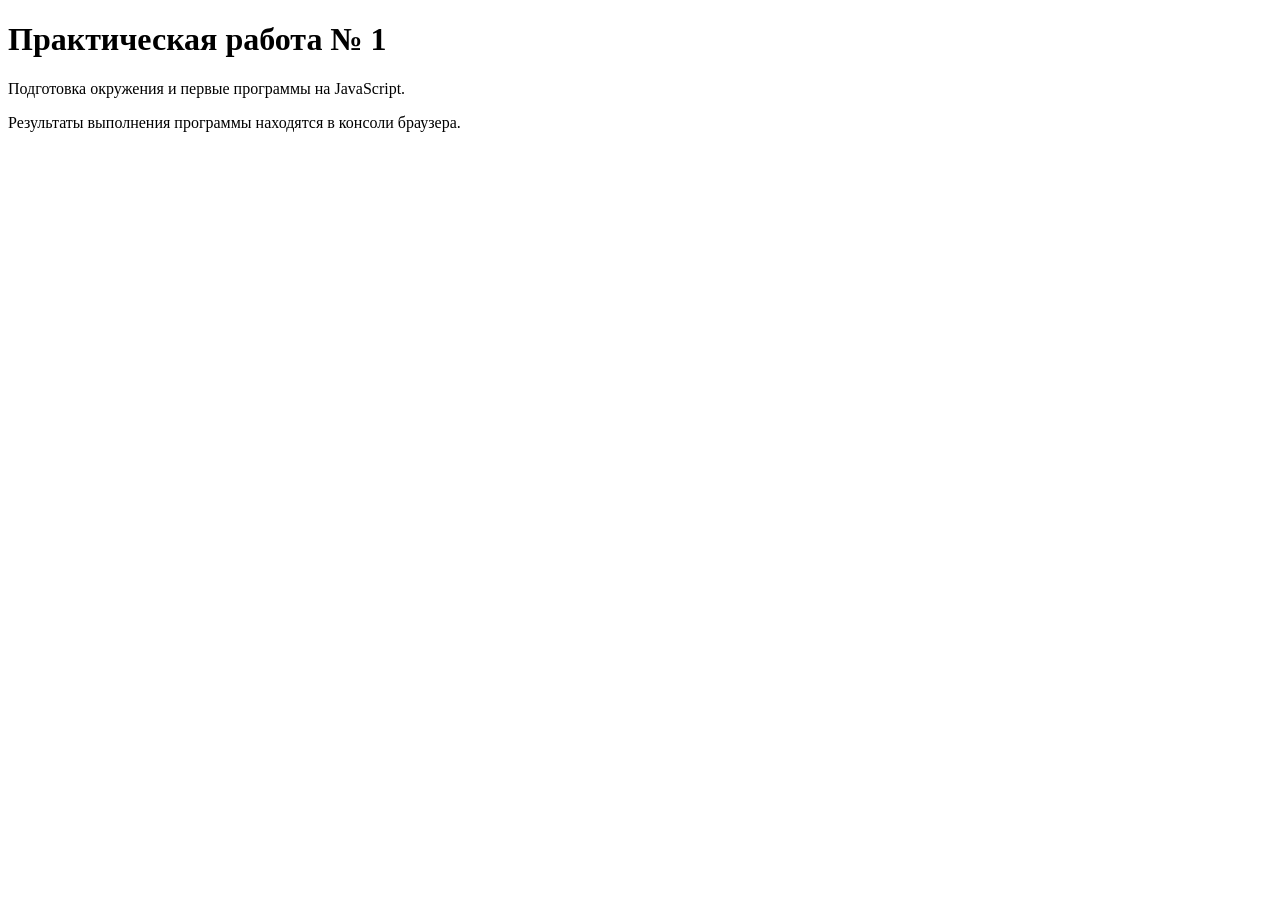
<file: practice-01/index.html>
<!doctype html>
<html lang="ru">
  <head>
    <meta charset="UTF-8">
    <meta name="viewport" content="width=device-width, initial-scale=1.0">
    <title>ПР1 — JavaScript</title>
    <script src="./js/hello.js" defer></script>
  </head>
  <body>
    <main>
      <h1>Практическая работа № 1</h1>
      <p>Подготовка окружения и первые программы на JavaScript.</p>
      <p>Результаты выполнения программы находятся в консоли браузера.</p>
    </main>
  </body>
</html>
</file>
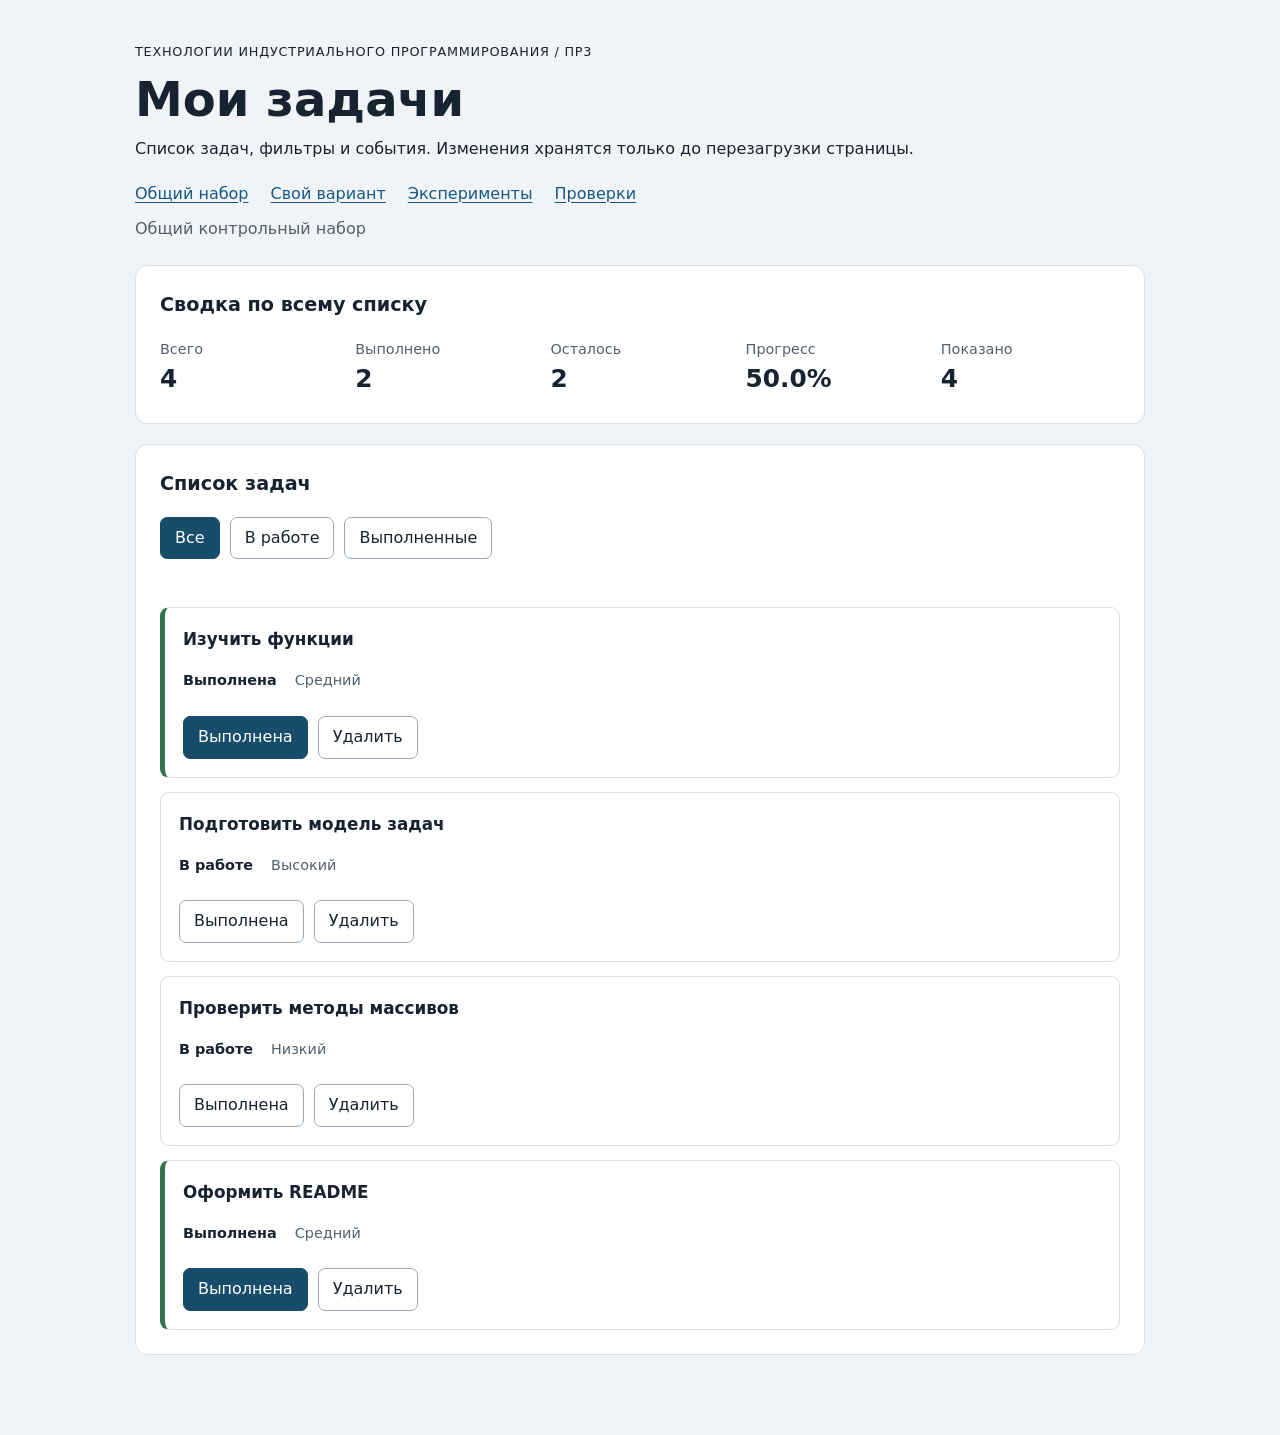
<file: practice-03/starter/practice-03/index.html>
<!doctype html>
<html lang="ru">
<head>
  <meta charset="utf-8">
  <meta name="viewport" content="width=device-width, initial-scale=1">
  <title>ПР3 — Работа с DOM и событиями</title>
  <link rel="icon" href="data:,">
  <link rel="stylesheet" href="./styles.css">
  <script type="module" src="./src/main.js"></script>
</head>
<body>
  <main class="page">
    <header class="page-header">
      <p class="eyebrow">Технологии индустриального программирования / ПР3</p>
      <h1>Мои задачи</h1>
      <p>Список задач, фильтры и события. Изменения хранятся только до перезагрузки страницы.</p>
      <nav class="page-links" aria-label="Учебные страницы">
        <a href="./index.html">Общий набор</a>
        <a href="./index.html?dataset=variant">Свой вариант</a>
        <a href="./examples/dom-events.html">Эксперименты</a>
        <a href="./checks.html">Проверки</a>
      </nav>
      <p id="dataset-label" class="muted">Набор ещё не загружен</p>
    </header>

    <section aria-labelledby="summary-heading" class="panel">
      <h2 id="summary-heading">Сводка по всему списку</h2>
      <dl id="task-summary" class="summary-grid">
        <div><dt>Всего</dt><dd data-stat="total">—</dd></div>
        <div><dt>Выполнено</dt><dd data-stat="completed">—</dd></div>
        <div><dt>Осталось</dt><dd data-stat="pending">—</dd></div>
        <div><dt>Прогресс</dt><dd data-stat="progress">—</dd></div>
        <div><dt>Показано</dt><dd data-stat="visible">—</dd></div>
      </dl>
    </section>

    <section class="panel" aria-labelledby="list-heading">
      <h2 id="list-heading">Список задач</h2>
      <div id="task-filters" class="filters" role="group" aria-label="Фильтр по статусу">
        <button type="button" data-filter="all" aria-pressed="true" class="is-active"><span class="filter-label">Все</span></button>
        <button type="button" data-filter="pending" aria-pressed="false"><span class="filter-label">В работе</span></button>
        <button type="button" data-filter="completed" aria-pressed="false"><span class="filter-label">Выполненные</span></button>
      </div>
      <p id="operation-message" class="operation-message" role="status" aria-live="polite"></p>
      <p id="empty-message" class="empty-message" hidden></p>
      <ul id="task-list" class="task-list" aria-label="Задачи"></ul>
      <noscript>Для выполнения работы необходимо разрешить JavaScript в браузере.</noscript>
    </section>
  </main>
</body>
</html>
</file>
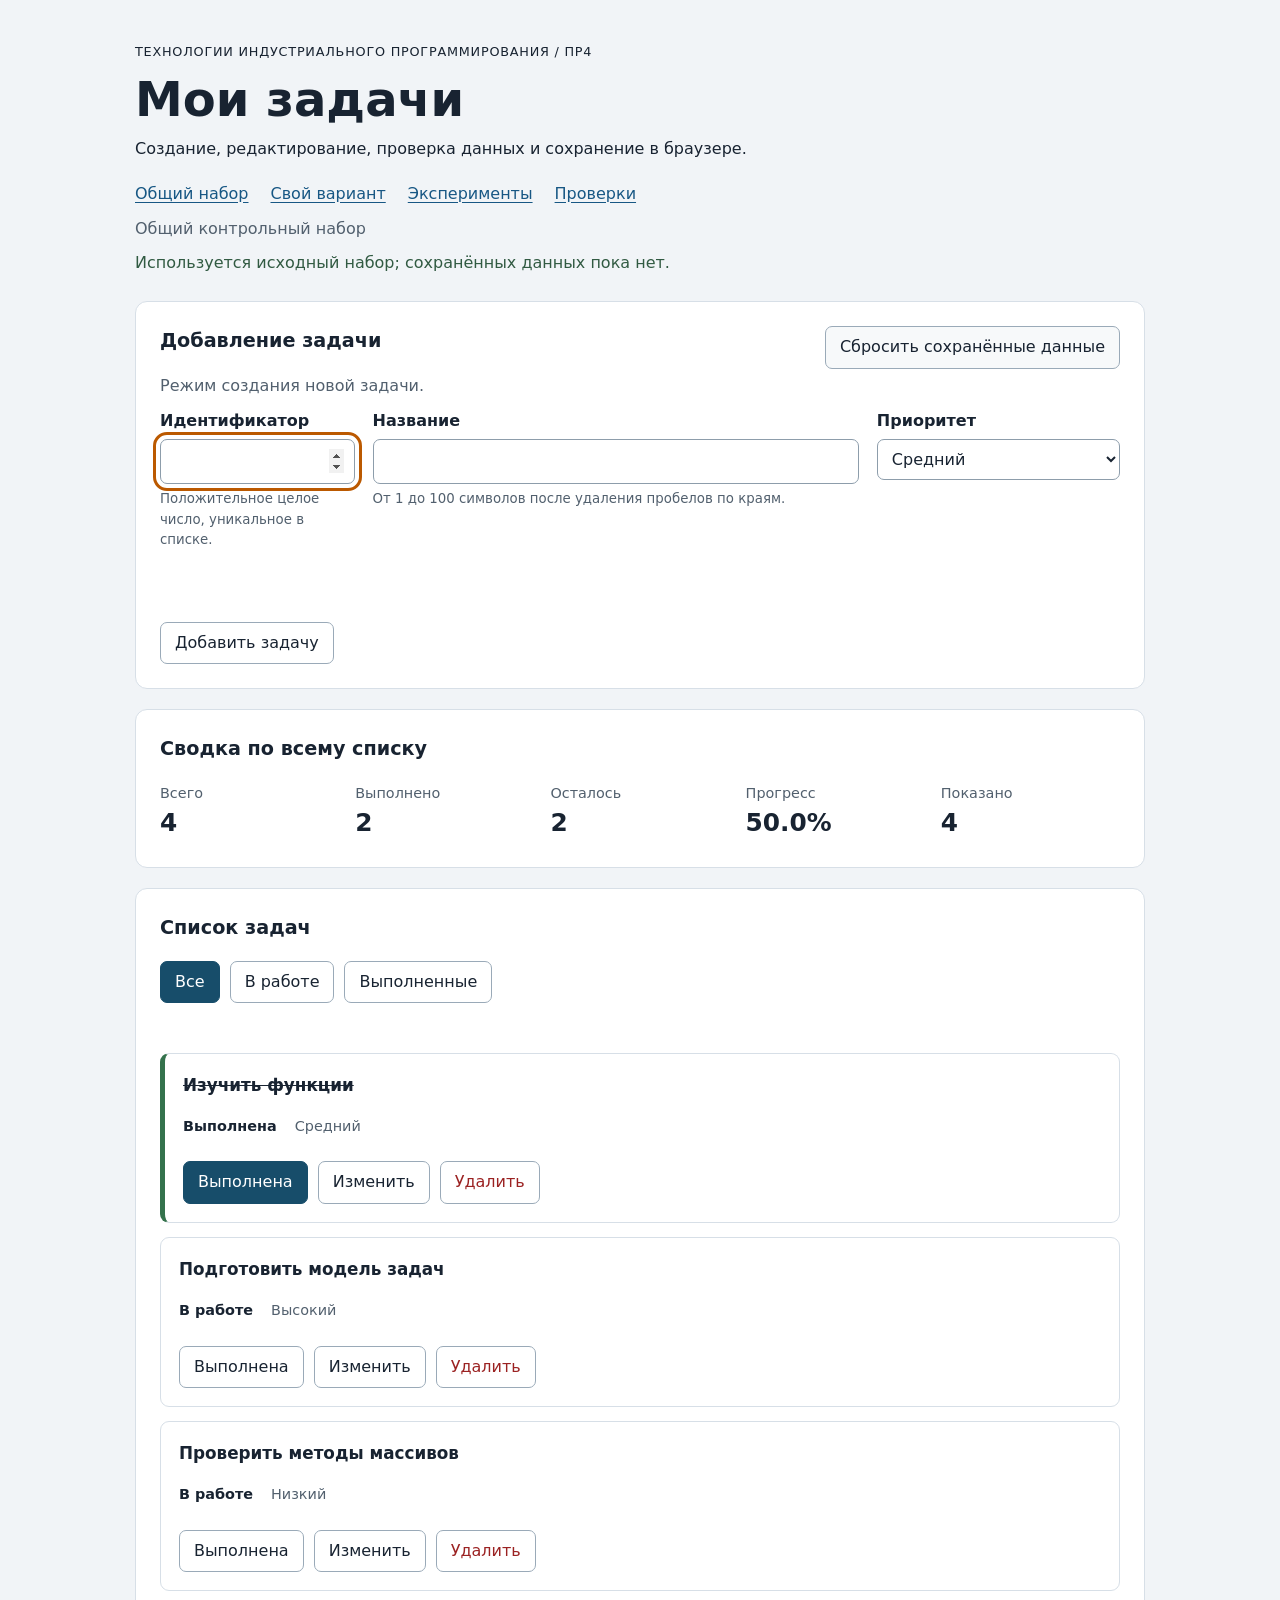
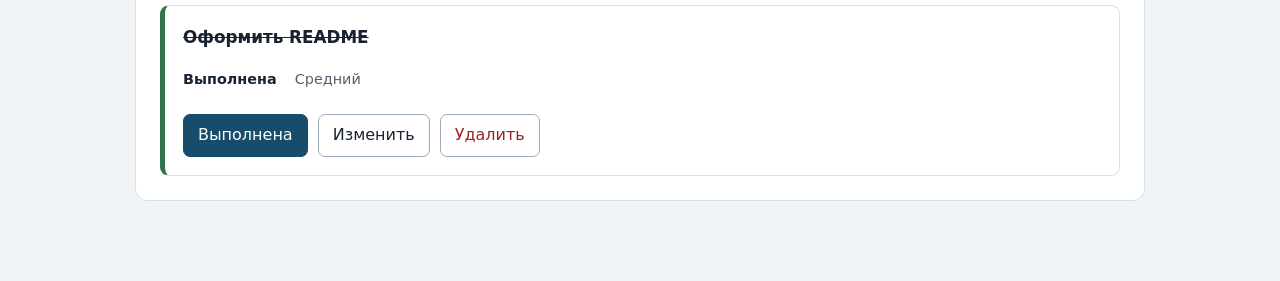
<file: practice-04/starter/practice-04/index.html>
<!doctype html>
<html lang="ru">
<head>
  <meta charset="utf-8">
  <meta name="viewport" content="width=device-width, initial-scale=1">
  <title>ПР4 — Формы, валидация и локальное хранение</title>
  <link rel="icon" href="data:,">
  <link rel="stylesheet" href="./styles.css">
  <script type="module" src="./src/main.js"></script>
</head>
<body>
  <main class="page">
    <header class="page-header">
      <p class="eyebrow">Технологии индустриального программирования / ПР4</p>
      <h1>Мои задачи</h1>
      <p>Создание, редактирование, проверка данных и сохранение в браузере.</p>
      <nav class="page-links" aria-label="Учебные страницы">
        <a href="./index.html">Общий набор</a>
        <a href="./index.html?dataset=variant">Свой вариант</a>
        <a href="./examples/forms-storage.html">Эксперименты</a>
        <a href="./checks.html">Проверки</a>
      </nav>
      <p id="dataset-label" class="muted">Набор ещё не загружен</p>
      <p id="storage-status" class="storage-status" role="status" aria-live="polite"></p>
    </header>

    <section class="panel" aria-labelledby="form-heading">
      <div class="panel-heading">
        <div>
          <h2 id="form-heading">Добавление задачи</h2>
          <p id="form-mode" class="muted">Режим создания новой задачи.</p>
        </div>
        <button id="reset-data" type="button" class="button-secondary">Сбросить сохранённые данные</button>
      </div>

      <form id="task-form">
        <div class="form-grid">
          <div class="field">
            <label for="task-id">Идентификатор</label>
            <input id="task-id" name="id" type="number" min="1" step="1" required
                   aria-describedby="task-id-hint task-id-error">
            <small id="task-id-hint">Положительное целое число, уникальное в списке.</small>
            <p id="task-id-error" class="field-error" data-error-for="id" aria-live="polite"></p>
          </div>

          <div class="field field-wide">
            <label for="task-title">Название</label>
            <input id="task-title" name="title" type="text" maxlength="100" required
                   aria-describedby="task-title-hint task-title-error">
            <small id="task-title-hint">От 1 до 100 символов после удаления пробелов по краям.</small>
            <p id="task-title-error" class="field-error" data-error-for="title" aria-live="polite"></p>
          </div>

          <div class="field">
            <label for="task-priority">Приоритет</label>
            <select id="task-priority" name="priority" required
                    aria-describedby="task-priority-error">
              <option value="medium">Средний</option>
              <option value="low">Низкий</option>
              <option value="high">Высокий</option>
            </select>
            <p id="task-priority-error" class="field-error" data-error-for="priority" aria-live="polite"></p>
          </div>
        </div>

        <p id="form-message" class="operation-message" role="status" aria-live="polite"></p>
        <div class="form-actions">
          <button id="form-submit" type="submit">Добавить задачу</button>
          <button id="cancel-edit" type="button" class="button-secondary" hidden>Отменить редактирование</button>
        </div>
      </form>
    </section>

    <section aria-labelledby="summary-heading" class="panel">
      <h2 id="summary-heading">Сводка по всему списку</h2>
      <dl id="task-summary" class="summary-grid">
        <div><dt>Всего</dt><dd data-stat="total">—</dd></div>
        <div><dt>Выполнено</dt><dd data-stat="completed">—</dd></div>
        <div><dt>Осталось</dt><dd data-stat="pending">—</dd></div>
        <div><dt>Прогресс</dt><dd data-stat="progress">—</dd></div>
        <div><dt>Показано</dt><dd data-stat="visible">—</dd></div>
      </dl>
    </section>

    <section class="panel" aria-labelledby="list-heading">
      <h2 id="list-heading">Список задач</h2>
      <div id="task-filters" class="filters" role="group" aria-label="Фильтр по статусу">
        <button type="button" data-filter="all" aria-pressed="true" class="is-active"><span class="filter-label">Все</span></button>
        <button type="button" data-filter="pending" aria-pressed="false"><span class="filter-label">В работе</span></button>
        <button type="button" data-filter="completed" aria-pressed="false"><span class="filter-label">Выполненные</span></button>
      </div>
      <p id="operation-message" class="operation-message" role="status" aria-live="polite"></p>
      <p id="empty-message" class="empty-message" hidden></p>
      <ul id="task-list" class="task-list" aria-label="Задачи"></ul>
      <noscript>Для выполнения работы необходимо разрешить JavaScript в браузере.</noscript>
    </section>
  </main>
</body>
</html>
</file>
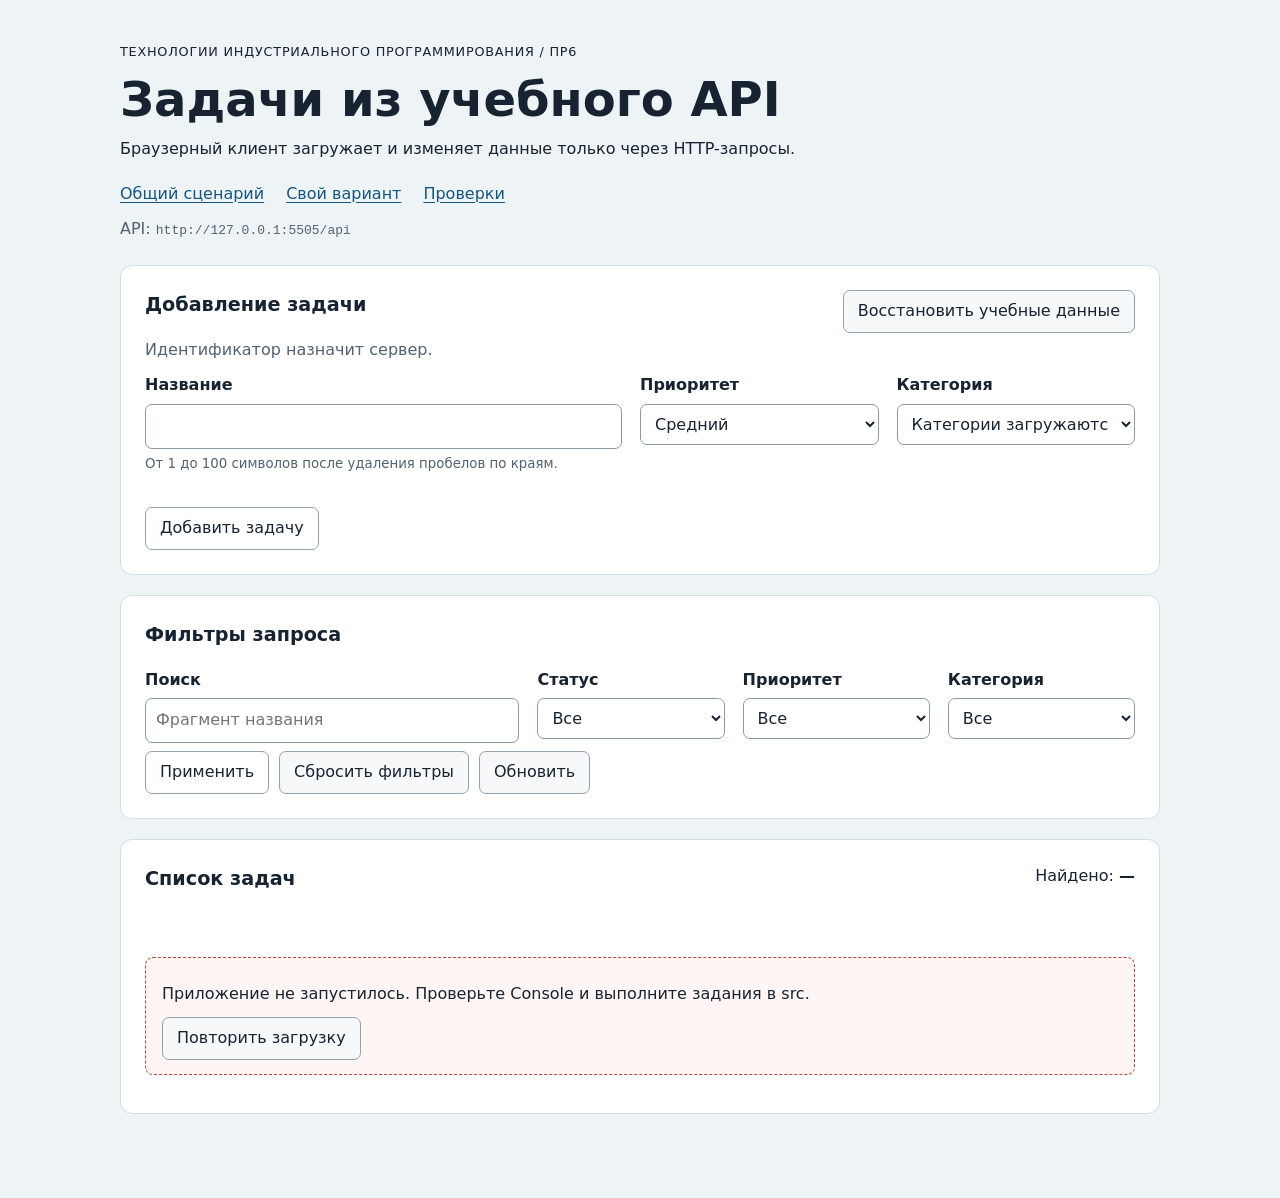
<file: practice-06/starter/practice-06/index.html>
<!doctype html>
<html lang="ru">
<head>
  <meta charset="utf-8">
  <meta name="viewport" content="width=device-width, initial-scale=1">
  <title>ПР6 — Браузерный клиент HTTP API</title>
  <link rel="icon" href="data:,">
  <link rel="stylesheet" href="./styles.css">
  <script type="module" src="./src/main.js"></script>
</head>
<body>
  <main class="page">
    <header class="page-header">
      <p class="eyebrow">Технологии индустриального программирования / ПР6</p>
      <h1>Задачи из учебного API</h1>
      <p>Браузерный клиент загружает и изменяет данные только через HTTP-запросы.</p>
      <nav class="page-links" aria-label="Учебные страницы">
        <a href="./index.html">Общий сценарий</a>
        <a href="./index.html?dataset=variant">Свой вариант</a>
        <a href="./checks.html">Проверки</a>
      </nav>
      <p class="muted">API: <code id="api-url">адрес определяется…</code></p>
    </header>

    <section class="panel" aria-labelledby="editor-heading">
      <div class="panel-heading">
        <div>
          <h2 id="editor-heading">Добавление задачи</h2>
          <p id="form-mode" class="muted">Идентификатор назначит сервер.</p>
        </div>
        <button id="reset-data" type="button" class="button-secondary">Восстановить учебные данные</button>
      </div>

      <form id="task-form" novalidate>
        <div class="form-grid">
          <div class="field field-wide">
            <label for="task-title">Название</label>
            <input id="task-title" name="title" type="text" maxlength="100" required
                   aria-describedby="task-title-hint task-title-error">
            <small id="task-title-hint">От 1 до 100 символов после удаления пробелов по краям.</small>
            <p id="task-title-error" class="field-error" data-error-for="title" aria-live="polite"></p>
          </div>

          <div class="field">
            <label for="task-priority">Приоритет</label>
            <select id="task-priority" name="priority" required
                    aria-describedby="task-priority-error">
              <option value="medium">Средний</option>
              <option value="low">Низкий</option>
              <option value="high">Высокий</option>
            </select>
            <p id="task-priority-error" class="field-error" data-error-for="priority" aria-live="polite"></p>
          </div>

          <div class="field">
            <label for="task-category">Категория</label>
            <select id="task-category" name="categoryId" required
                    aria-describedby="task-category-error">
              <option value="">Категории загружаются…</option>
            </select>
            <p id="task-category-error" class="field-error" data-error-for="categoryId" aria-live="polite"></p>
          </div>
        </div>

        <div class="form-actions">
          <button id="form-submit" type="submit">Добавить задачу</button>
          <button id="cancel-edit" type="button" class="button-secondary" hidden>Отменить редактирование</button>
        </div>
      </form>
    </section>

    <section class="panel" aria-labelledby="filters-heading">
      <h2 id="filters-heading">Фильтры запроса</h2>
      <form id="filters-form">
        <div class="filter-grid">
          <div class="field field-wide">
            <label for="filter-query">Поиск</label>
            <input id="filter-query" name="q" type="search" maxlength="100" placeholder="Фрагмент названия">
          </div>
          <div class="field">
            <label for="filter-completed">Статус</label>
            <select id="filter-completed" name="completed">
              <option value="">Все</option>
              <option value="false">В работе</option>
              <option value="true">Выполненные</option>
            </select>
          </div>
          <div class="field">
            <label for="filter-priority">Приоритет</label>
            <select id="filter-priority" name="priority">
              <option value="">Все</option>
              <option value="low">Низкий</option>
              <option value="medium">Средний</option>
              <option value="high">Высокий</option>
            </select>
          </div>
          <div class="field">
            <label for="filter-category">Категория</label>
            <select id="filter-category" name="categoryId">
              <option value="">Все</option>
            </select>
          </div>
        </div>
        <div class="form-actions">
          <button type="submit">Применить</button>
          <button id="clear-filters" type="button" class="button-secondary">Сбросить фильтры</button>
          <button id="refresh-list" type="button" class="button-secondary">Обновить</button>
        </div>
      </form>
    </section>

    <section id="list-panel" class="panel" aria-labelledby="list-heading" aria-busy="false">
      <div class="panel-heading">
        <h2 id="list-heading">Список задач</h2>
        <p class="counter">Найдено: <strong id="task-total">—</strong></p>
      </div>

      <p id="operation-message" class="operation-message" role="status" aria-live="polite"></p>
      <div id="list-state" class="list-state" role="status" aria-live="polite">
        <p data-state-message>Приложение ещё не запущено.</p>
        <button id="retry-load" type="button" class="button-secondary" hidden>Повторить загрузку</button>
      </div>
      <ul id="task-list" class="task-list" aria-label="Задачи"></ul>
      <noscript>Для выполнения работы необходимо разрешить JavaScript в браузере.</noscript>
    </section>
  </main>
</body>
</html>
</file>
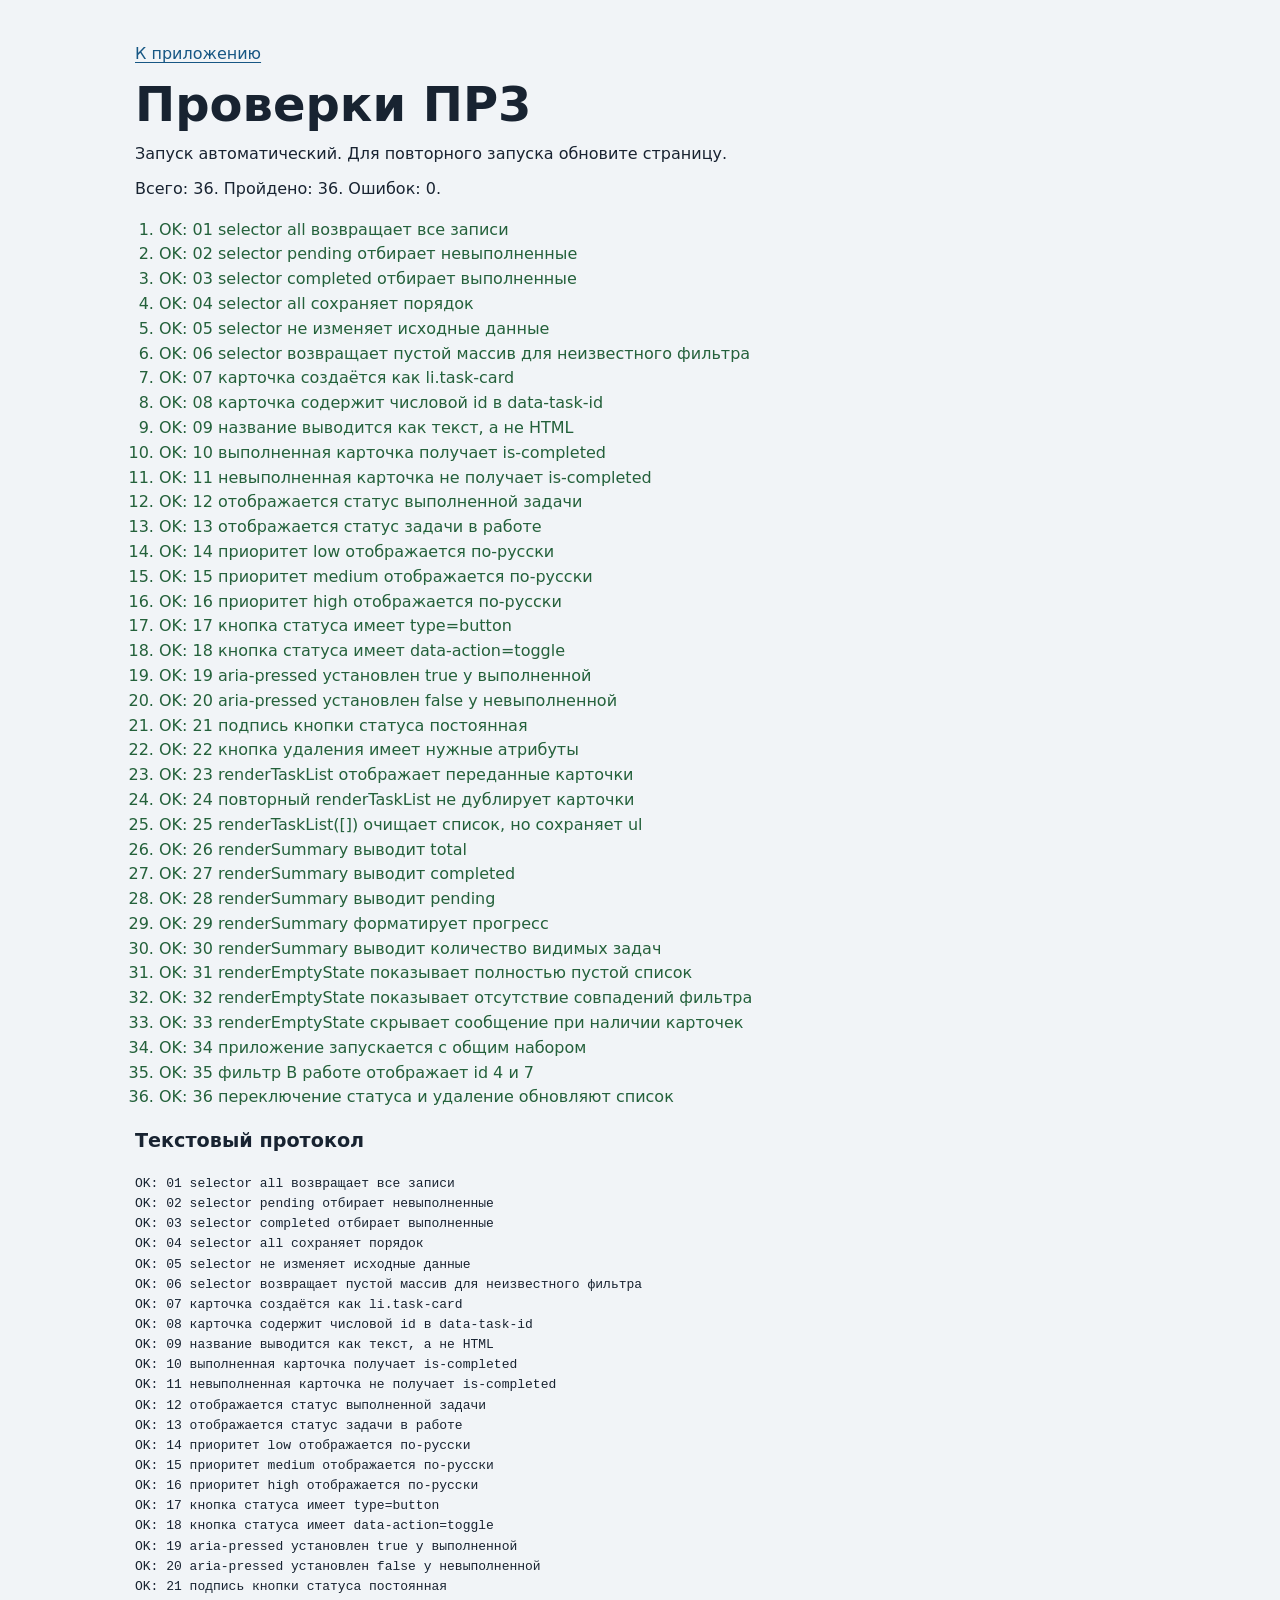
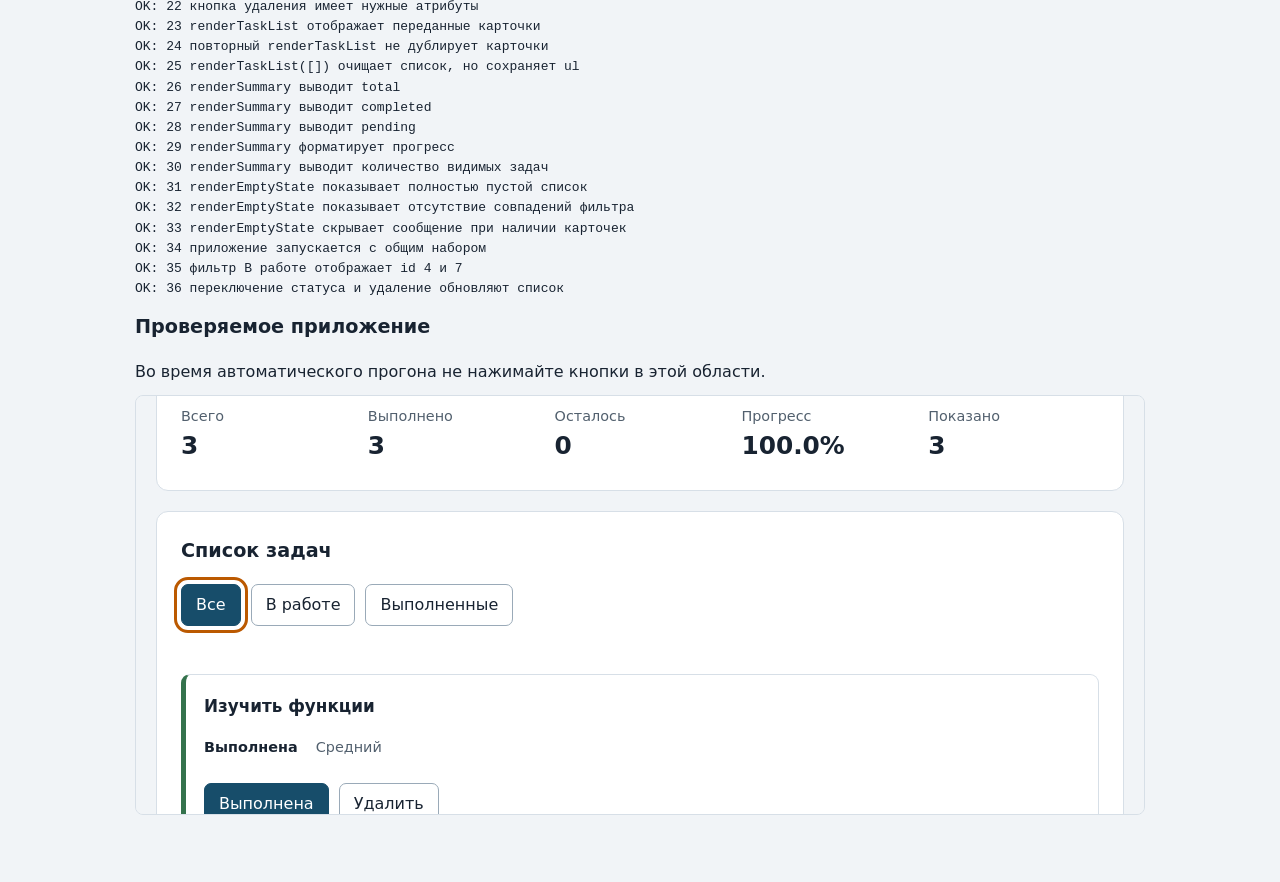
<file: practice-03/starter/practice-03/checks.html>
<!doctype html>
<html lang="ru">
<head>
  <meta charset="utf-8">
  <meta name="viewport" content="width=device-width, initial-scale=1">
  <title>ПР3 — Проверки интерфейса</title>
  <link rel="icon" href="data:,">
  <link rel="stylesheet" href="./styles.css">
  <script type="module" src="./checks/browser.checks.js"></script>
</head>
<body>
  <main class="page">
    <p><a href="./index.html">К приложению</a></p>
    <h1>Проверки ПР3</h1>
    <p>Запуск автоматический. Для повторного запуска обновите страницу.</p>
    <p id="check-summary" role="status">Проверки не завершены. Откройте Console, если сообщение не меняется.</p>
    <ol id="check-results" class="check-list"></ol>
    <h2>Текстовый протокол</h2>
    <pre id="check-log"></pre>
    <h2>Проверяемое приложение</h2>
    <p>Во время автоматического прогона не нажимайте кнопки в этой области.</p>
    <iframe id="test-frame" class="test-preview" title="Приложение для автоматических проверок"></iframe>
    <div id="test-fixture" class="test-fixture" aria-hidden="true"></div>
  </main>
</body>
</html>
</file>
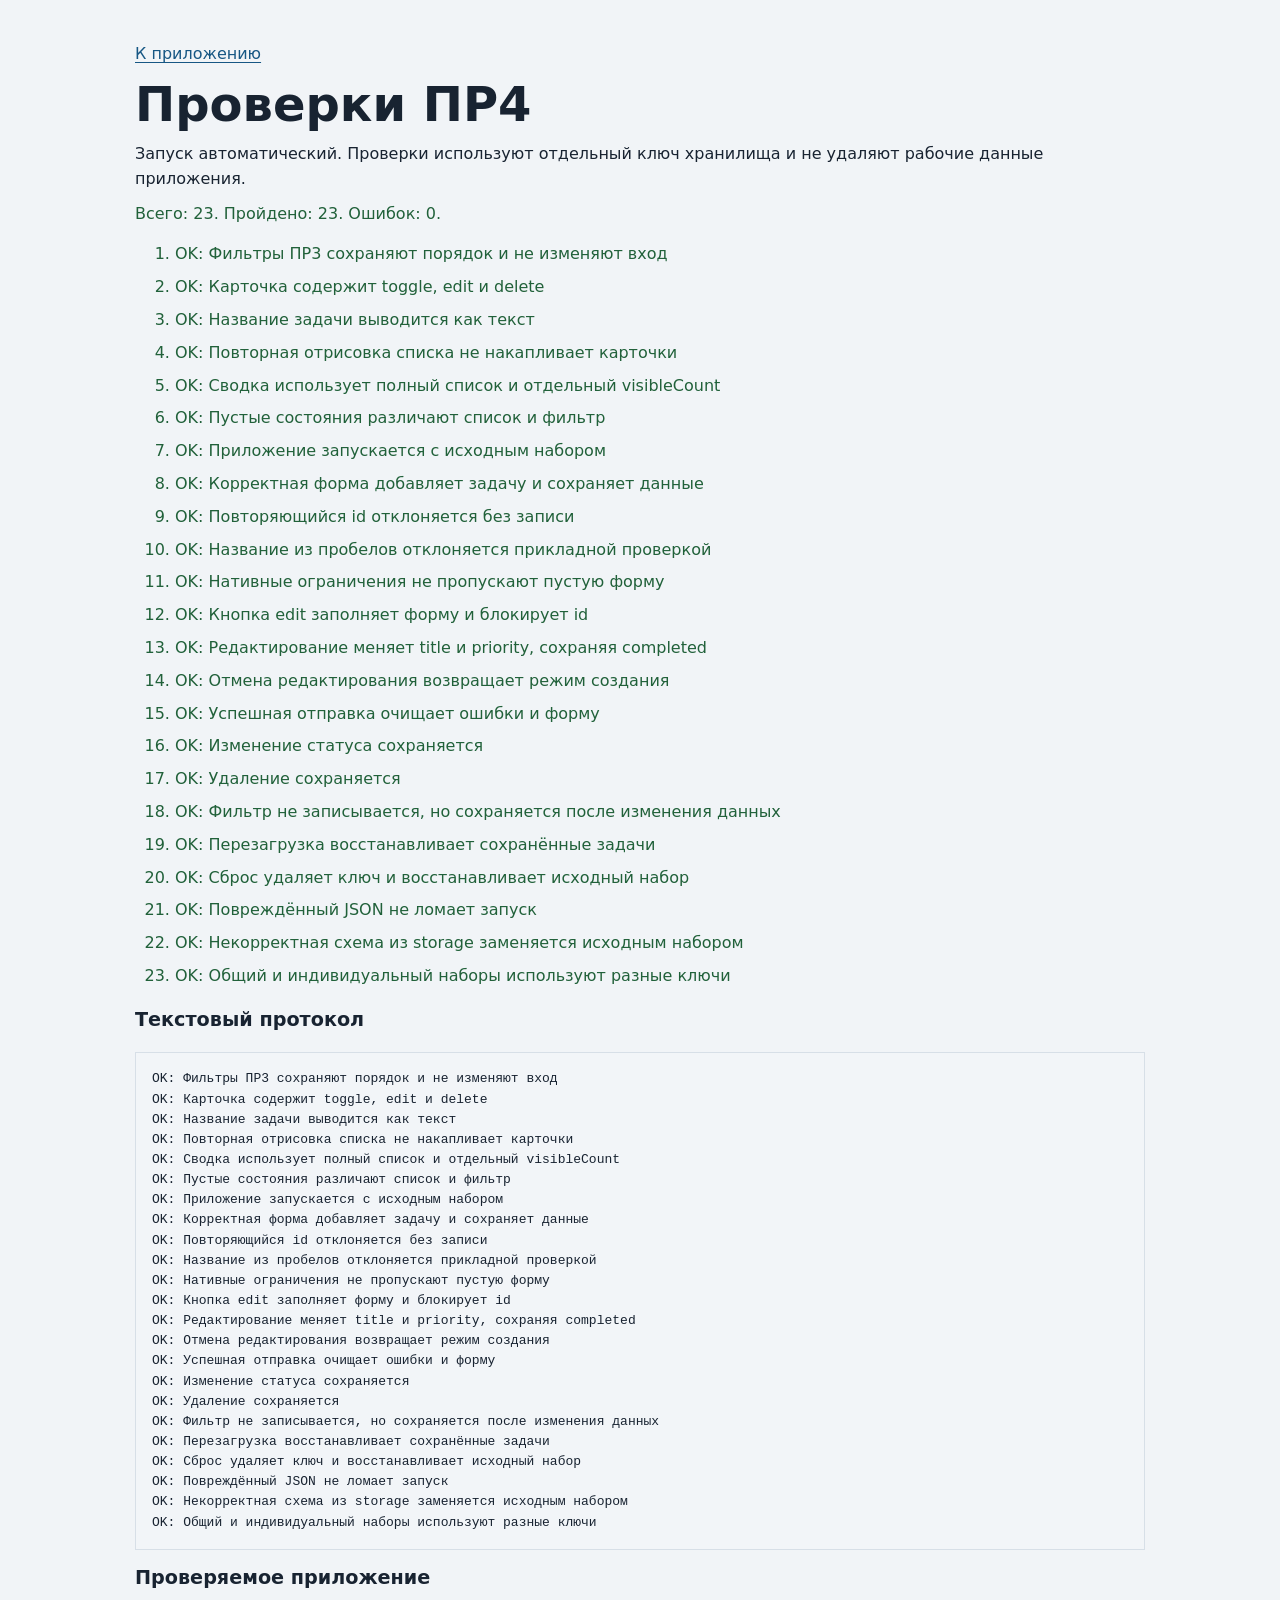
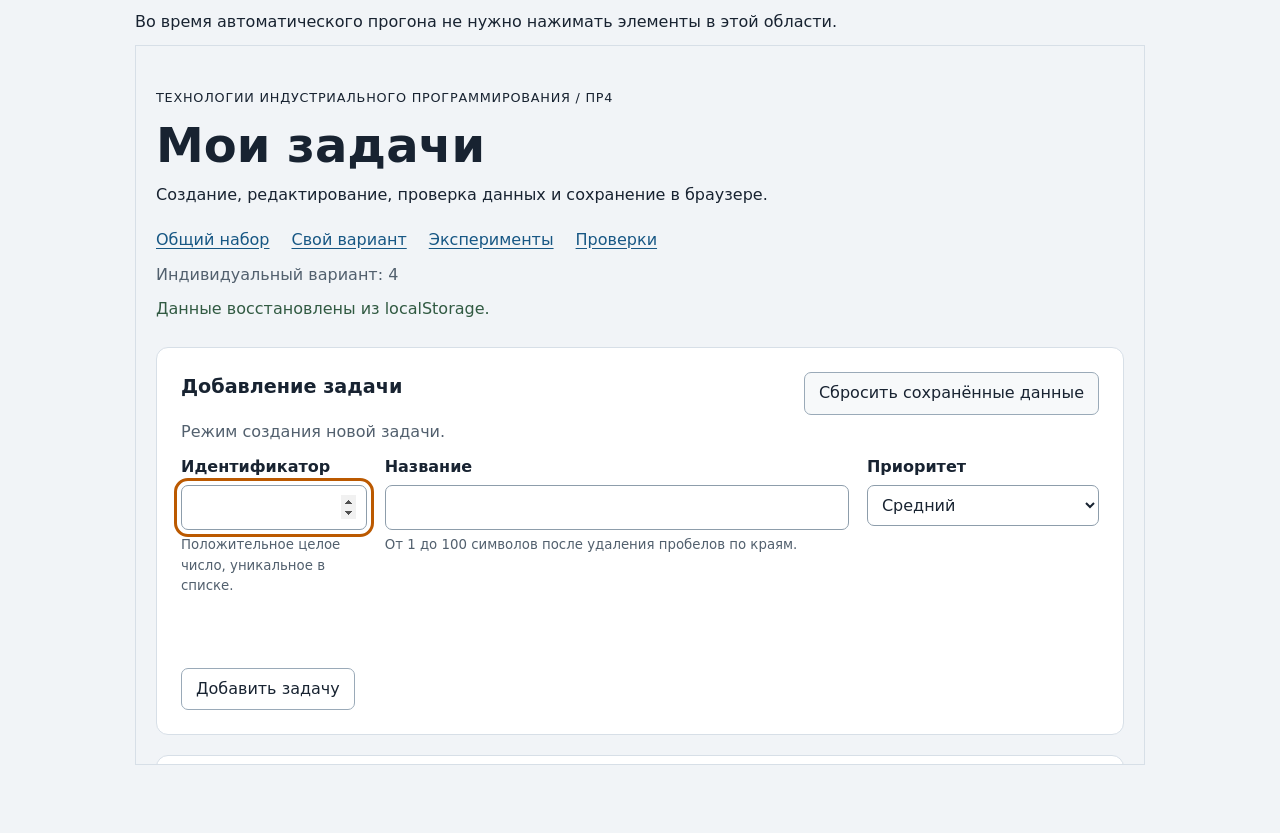
<file: practice-04/starter/practice-04/checks.html>
<!doctype html>
<html lang="ru">
<head>
  <meta charset="utf-8">
  <meta name="viewport" content="width=device-width, initial-scale=1">
  <title>ПР4 — Проверки интерфейса</title>
  <link rel="icon" href="data:,">
  <link rel="stylesheet" href="./styles.css">
  <script type="module" src="./checks/browser.checks.js"></script>
</head>
<body>
  <main class="page">
    <p><a href="./index.html">К приложению</a></p>
    <h1>Проверки ПР4</h1>
    <p>Запуск автоматический. Проверки используют отдельный ключ хранилища и не удаляют рабочие данные приложения.</p>
    <p id="check-summary" role="status">Проверки не завершены. Если сообщение не меняется, откройте Console и проверьте ошибки импорта.</p>
    <ol id="check-results" class="check-list"></ol>
    <h2>Текстовый протокол</h2>
    <pre id="check-log"></pre>
    <h2>Проверяемое приложение</h2>
    <p>Во время автоматического прогона не нужно нажимать элементы в этой области.</p>
    <iframe id="test-frame" class="test-preview" title="Приложение для автоматических проверок"></iframe>
    <div id="test-fixture" class="test-fixture" aria-hidden="true"></div>
  </main>
</body>
</html>
</file>
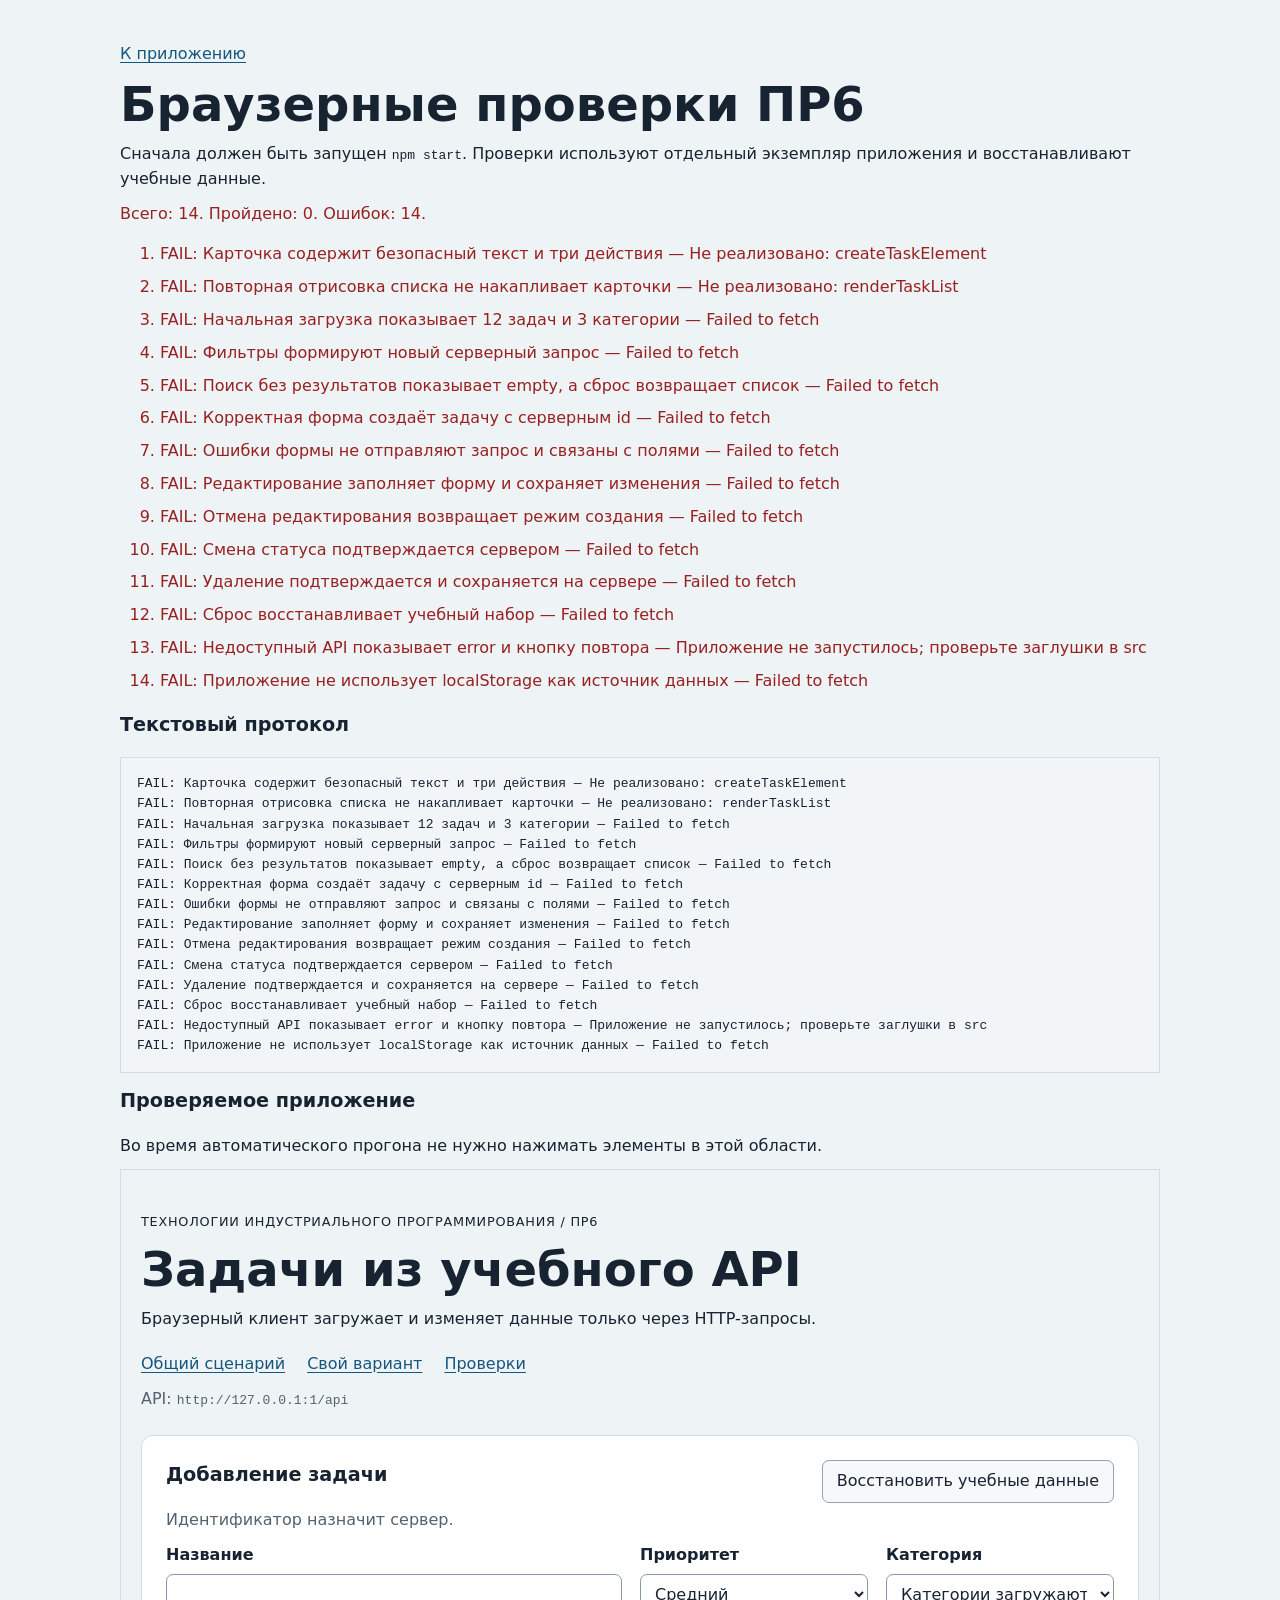
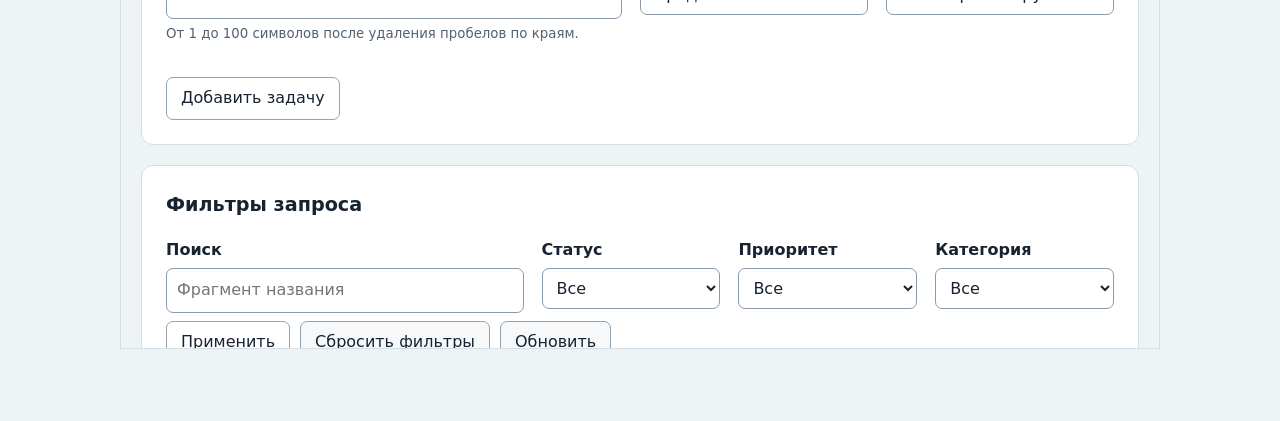
<file: practice-06/starter/practice-06/checks.html>
<!doctype html>
<html lang="ru">
<head>
  <meta charset="utf-8">
  <meta name="viewport" content="width=device-width, initial-scale=1">
  <title>ПР6 — Проверки интерфейса</title>
  <link rel="icon" href="data:,">
  <link rel="stylesheet" href="./styles.css">
  <script type="module" src="./checks/browser.checks.js"></script>
</head>
<body>
  <main class="page">
    <p><a href="./index.html">К приложению</a></p>
    <h1>Браузерные проверки ПР6</h1>
    <p>Сначала должен быть запущен <code>npm start</code>. Проверки используют отдельный экземпляр приложения и восстанавливают учебные данные.</p>
    <p id="check-summary" role="status">Проверки не завершены. Если сообщение не меняется, откройте Console и проверьте ошибки импорта.</p>
    <ol id="check-results" class="check-list"></ol>
    <h2>Текстовый протокол</h2>
    <pre id="check-log"></pre>
    <h2>Проверяемое приложение</h2>
    <p>Во время автоматического прогона не нужно нажимать элементы в этой области.</p>
    <iframe id="test-frame" class="test-preview" title="Приложение для автоматических проверок"></iframe>
    <div id="test-fixture" class="test-fixture" aria-hidden="true"></div>
  </main>
</body>
</html>
</file>
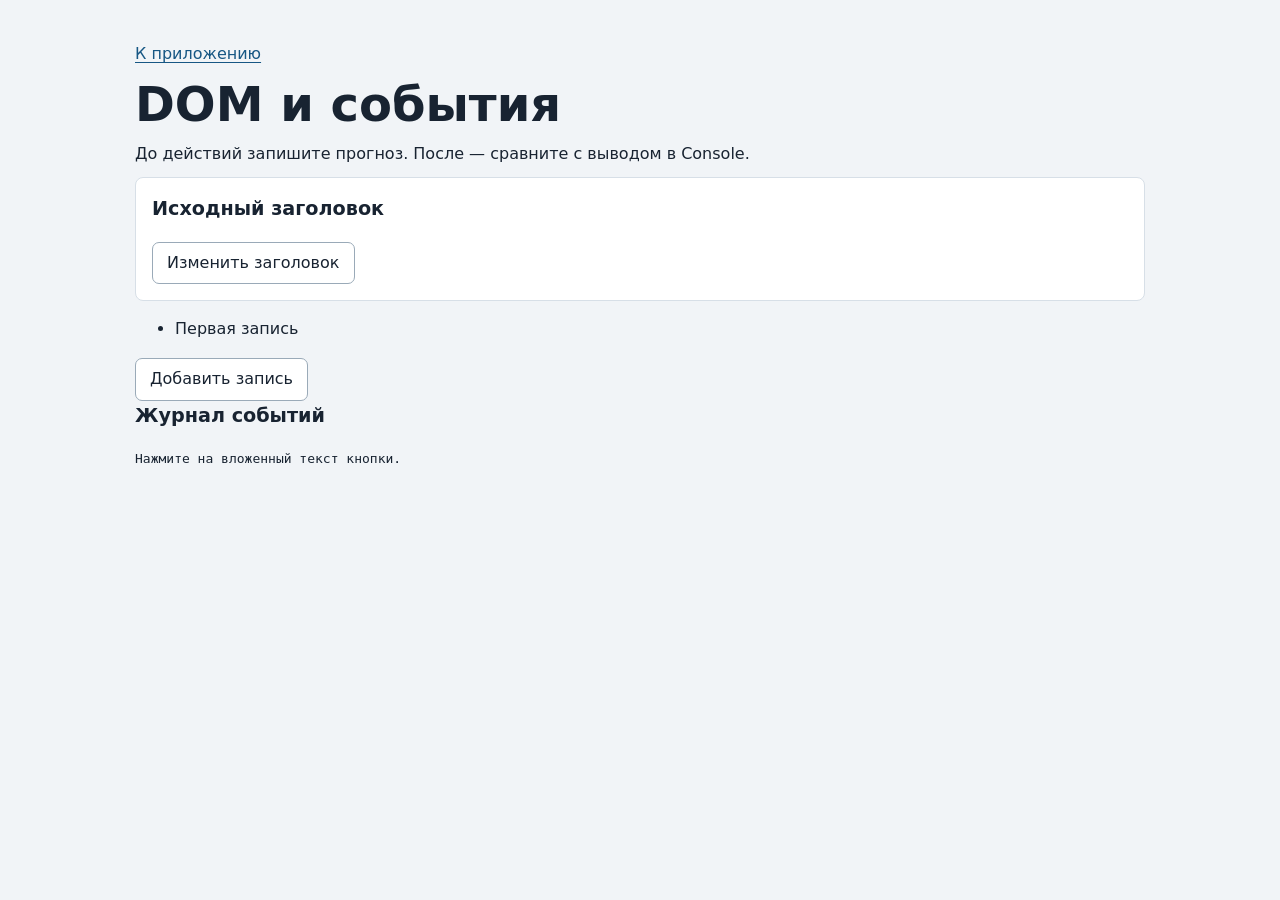
<file: practice-03/starter/practice-03/examples/dom-events.html>
<!doctype html>
<html lang="ru">
<head>
  <meta charset="utf-8">
  <meta name="viewport" content="width=device-width, initial-scale=1">
  <title>ПР3 — Эксперименты с DOM</title>
  <link rel="icon" href="data:,">
  <link rel="stylesheet" href="../styles.css">
  <script type="module" src="./dom-events.js"></script>
</head>
<body>
  <main class="page">
    <p><a href="../index.html">К приложению</a></p>
    <h1>DOM и события</h1>
    <p>До действий запишите прогноз. После — сравните с выводом в Console.</p>
    <section id="lab-card" class="lab-card" aria-label="Контейнер эксперимента">
      <h2 id="lab-title">Исходный заголовок</h2>
      <button id="lab-button" type="button" data-task-id="23"><span id="lab-label">Изменить заголовок</span></button>
    </section>
    <ul id="lab-list"><li>Первая запись</li></ul>
    <button id="append-button" type="button">Добавить запись</button>
    <h2>Журнал событий</h2>
    <pre id="lab-log" aria-live="polite">Нажмите на вложенный текст кнопки.</pre>
  </main>
</body>
</html>
</file>
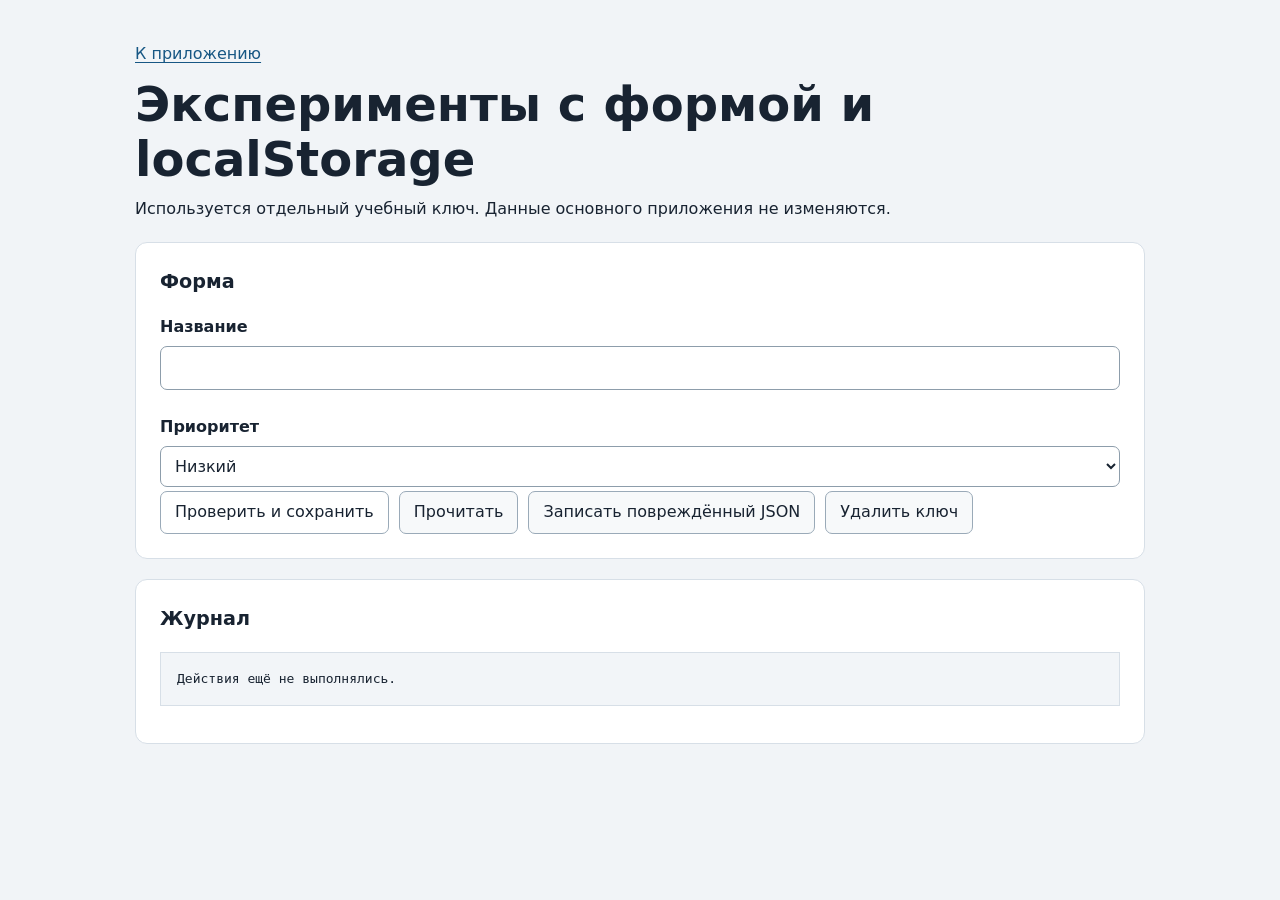
<file: practice-04/starter/practice-04/examples/forms-storage.html>
<!doctype html>
<html lang="ru">
<head>
  <meta charset="utf-8">
  <meta name="viewport" content="width=device-width, initial-scale=1">
  <title>ПР4 — Эксперименты с формой и localStorage</title>
  <link rel="icon" href="data:,">
  <link rel="stylesheet" href="../styles.css">
  <script type="module" src="./forms-storage.js"></script>
</head>
<body>
  <main class="page">
    <p><a href="../index.html">К приложению</a></p>
    <h1>Эксперименты с формой и localStorage</h1>
    <p>Используется отдельный учебный ключ. Данные основного приложения не изменяются.</p>

    <section class="panel" aria-labelledby="lab-form-heading">
      <h2 id="lab-form-heading">Форма</h2>
      <form id="lab-form">
        <div class="field">
          <label for="lab-title">Название</label>
          <input id="lab-title" name="title" required maxlength="20">
          <p id="lab-title-error" class="field-error" aria-live="polite"></p>
        </div>
        <div class="field">
          <label for="lab-priority">Приоритет</label>
          <select id="lab-priority" name="priority">
            <option value="low">Низкий</option>
            <option value="medium">Средний</option>
            <option value="high">Высокий</option>
          </select>
        </div>
        <div class="form-actions">
          <button type="submit">Проверить и сохранить</button>
          <button id="load-value" type="button" class="button-secondary">Прочитать</button>
          <button id="write-broken" type="button" class="button-secondary">Записать повреждённый JSON</button>
          <button id="remove-value" type="button" class="button-secondary">Удалить ключ</button>
        </div>
      </form>
    </section>

    <section class="panel" aria-labelledby="lab-log-heading">
      <h2 id="lab-log-heading">Журнал</h2>
      <pre id="lab-log">Действия ещё не выполнялись.</pre>
    </section>
  </main>
</body>
</html>
</file>
<file: practice-03/starter/practice-03/styles.css>
:root {
  font-family: system-ui, -apple-system, "Segoe UI", sans-serif;
  color: #182331;
  background: #f1f4f7;
  line-height: 1.55;
}
* { box-sizing: border-box; }
body { margin: 0; }
[hidden] { display: none !important; }
.page { max-width: 1050px; padding: 32px 20px 60px; margin: 0 auto; }
h1 { font-size: clamp(2rem, 5vw, 3rem); line-height: 1.15; margin: 10px 0; }
h2 { font-size: 1.2rem; margin: 0 0 18px; }
p { margin: 10px 0; }
a { color: #175784; text-underline-offset: 3px; }
.eyebrow { font-size: .8rem; letter-spacing: .06em; text-transform: uppercase; }
.page-header { margin-bottom: 24px; }
.page-links { display: flex; gap: 10px 22px; flex-wrap: wrap; margin-top: 20px; }
.muted { color: #52606e; }
.panel { background: #fff; border: 1px solid #d7dfe7; border-radius: 12px; padding: 24px; margin: 20px 0; }
.summary-grid { display: grid; grid-template-columns: repeat(5, 1fr); gap: 16px; margin: 0; }
dt { color: #52606e; font-size: .9rem; }
dd { margin: 0; font-size: 1.55rem; font-weight: 700; }
.filters, .task-actions { display: flex; flex-wrap: wrap; gap: 10px; }
button { font: inherit; color: inherit; border: 1px solid #9aaab8; border-radius: 7px; padding: 8px 14px; background: #fff; cursor: pointer; }
button:hover { background: #edf4f8; }
button.is-active, button[aria-pressed="true"] { background: #174d6a; color: #fff; border-color: #174d6a; }
:focus-visible { outline: 3px solid #bb5900; outline-offset: 4px; }
.task-list { list-style: none; margin: 0; padding: 0; }
.task-card { border: 1px solid #d7dfe7; border-radius: 9px; padding: 18px; margin-top: 14px; }
.task-title { font-size: 1.05rem; margin: 0 0 7px; overflow-wrap: anywhere; }
.task-status, .task-priority { display: inline-block; font-size: .9rem; margin-right: 18px; }
.task-status { font-weight: 600; }
.task-priority { color: #52606e; }
.task-actions { margin-top: 14px; }
.task-card.is-completed { border-left: 5px solid #34724c; }
.operation-message { min-height: 1.5em; color: #9a3412; }
.empty-message { padding: 12px; color: #52606e; background: #f5f7f9; border-radius: 8px; }
.check-list { padding-left: 24px; }
.check-pass { color: #24613b; }
.check-fail { color: #a12622; }
.test-preview { width: 100%; min-height: 420px; border: 1px solid #d7dfe7; border-radius: 8px; background: #f1f4f7; }
.test-fixture { position: absolute; left: -10000px; top: 0; }
.lab-card { padding: 16px; background: white; border: 1px solid #d7dfe7; border-radius: 8px; }
@media (max-width: 700px) {
  .summary-grid { grid-template-columns: repeat(2, 1fr); }
  .panel { padding: 18px; }
}
</file>
<file: practice-04/starter/practice-04/styles.css>
:root {
  font-family: system-ui, -apple-system, "Segoe UI", sans-serif;
  color: #182331;
  background: #f1f4f7;
  line-height: 1.55;
}
* { box-sizing: border-box; }
body { margin: 0; }
[hidden] { display: none !important; }
.page { max-width: 1050px; padding: 32px 20px 60px; margin: 0 auto; }
h1 { font-size: clamp(2rem, 5vw, 3rem); line-height: 1.15; margin: 10px 0; }
h2 { font-size: 1.2rem; margin: 0 0 18px; }
p { margin: 10px 0; }
a { color: #175784; text-underline-offset: 3px; }
.eyebrow { font-size: .8rem; letter-spacing: .06em; text-transform: uppercase; }
.page-header { margin-bottom: 24px; }
.page-links { display: flex; gap: 10px 22px; flex-wrap: wrap; margin-top: 20px; }
.muted { color: #52606e; }
.storage-status { min-height: 1.6em; color: #315a42; }
.storage-status.is-warning { color: #9b4d00; }
.panel { background: #fff; border: 1px solid #d7dfe7; border-radius: 12px; padding: 24px; margin: 20px 0; }
.panel-heading { display: flex; justify-content: space-between; align-items: flex-start; gap: 20px; flex-wrap: wrap; }
.summary-grid { display: grid; grid-template-columns: repeat(5, 1fr); gap: 16px; margin: 0; }
dt { color: #52606e; font-size: .9rem; }
dd { margin: 0; font-size: 1.55rem; font-weight: 700; }
.form-grid { display: grid; grid-template-columns: minmax(160px, .8fr) minmax(260px, 2fr) minmax(160px, 1fr); gap: 18px; }
.field { display: flex; flex-direction: column; min-width: 0; }
.field label { font-weight: 650; margin-bottom: 6px; }
.field small { color: #52606e; margin-top: 5px; }
input, select { width: 100%; font: inherit; color: inherit; border: 1px solid #8d9dab; border-radius: 7px; padding: 9px 10px; background: #fff; }
input[aria-invalid="true"], select[aria-invalid="true"] { border-color: #a11e1e; box-shadow: 0 0 0 1px #a11e1e; }
.field-error { color: #9b2222; min-height: 1.45em; margin: 4px 0 0; font-size: .9rem; }
.form-actions, .filters, .task-actions { display: flex; flex-wrap: wrap; gap: 10px; }
.form-actions { margin-top: 4px; }
button { font: inherit; color: inherit; border: 1px solid #9aaab8; border-radius: 7px; padding: 8px 14px; background: #fff; cursor: pointer; }
button:hover { background: #edf4f8; }
button.is-active, button[aria-pressed="true"] { background: #174d6a; color: #fff; border-color: #174d6a; }
.button-secondary { background: #f7f9fa; }
:focus-visible { outline: 3px solid #bb5900; outline-offset: 4px; }
.task-list { list-style: none; margin: 0; padding: 0; }
.task-card { border: 1px solid #d7dfe7; border-radius: 9px; padding: 18px; margin-top: 14px; }
.task-title { font-size: 1.05rem; margin: 0 0 7px; overflow-wrap: anywhere; }
.task-status, .task-priority { display: inline-block; font-size: .9rem; margin-right: 18px; }
.task-status { font-weight: 600; }
.task-priority { color: #52606e; }
.task-actions { margin-top: 14px; }
.task-card.is-completed { border-left: 5px solid #34724c; }
.task-card.is-completed .task-title { text-decoration: line-through; }
button[data-action="delete"] { color: #9b2222; }
.operation-message { color: #9b2222; min-height: 1.6em; }
.empty-message { padding: 18px 0; font-weight: 600; }
pre { background: #f2f5f8; border: 1px solid #d7dfe7; padding: 16px; overflow: auto; white-space: pre-wrap; }
.check-pass { color: #21613a; }
.check-fail { color: #9b2222; }
.check-list li { margin: 8px 0; overflow-wrap: anywhere; }
.test-preview { width: 100%; height: 720px; border: 1px solid #d7dfe7; background: #fff; }
.test-fixture { position: absolute; left: -10000px; width: 900px; }
.lab-card { border: 2px solid #55748a; padding: 20px; margin: 16px 0; }
@media (max-width: 760px) {
  .form-grid { grid-template-columns: 1fr; }
}
@media (max-width: 640px) {
  .summary-grid { grid-template-columns: repeat(2, 1fr); }
  .panel { padding: 18px; }
  .page { padding-inline: 14px; }
}
</file>
<file: practice-06/starter/practice-06/styles.css>
:root {
  font-family: system-ui, -apple-system, "Segoe UI", sans-serif;
  color: #172331;
  background: #eef3f6;
  line-height: 1.55;
}
* { box-sizing: border-box; }
body { margin: 0; }
[hidden] { display: none !important; }
.page { max-width: 1080px; padding: 32px 20px 64px; margin: 0 auto; }
h1 { font-size: clamp(2rem, 5vw, 3rem); line-height: 1.15; margin: 10px 0; }
h2 { font-size: 1.2rem; margin: 0 0 18px; }
p { margin: 10px 0; }
a { color: #15567e; text-underline-offset: 3px; }
code { overflow-wrap: anywhere; }
.eyebrow { font-size: .8rem; letter-spacing: .06em; text-transform: uppercase; }
.page-header { margin-bottom: 24px; }
.page-links { display: flex; gap: 10px 22px; flex-wrap: wrap; margin-top: 20px; }
.muted { color: #536270; }
.panel { background: #fff; border: 1px solid #d3dde5; border-radius: 12px; padding: 24px; margin: 20px 0; }
.panel-heading { display: flex; justify-content: space-between; align-items: flex-start; gap: 20px; flex-wrap: wrap; }
.counter { margin: 0; }
.form-grid, .filter-grid { display: grid; grid-template-columns: minmax(260px, 2fr) repeat(2, minmax(150px, 1fr)); gap: 18px; }
.filter-grid { grid-template-columns: minmax(220px, 2fr) repeat(3, minmax(140px, 1fr)); }
.field { display: flex; flex-direction: column; min-width: 0; }
.field label { font-weight: 650; margin-bottom: 6px; }
.field small { color: #536270; margin-top: 5px; }
input, select { width: 100%; font: inherit; color: inherit; border: 1px solid #899aaa; border-radius: 7px; padding: 9px 10px; background: #fff; }
input[aria-invalid="true"], select[aria-invalid="true"] { border-color: #a11e1e; box-shadow: 0 0 0 1px #a11e1e; }
.field-error { color: #982020; min-height: 1.45em; margin: 4px 0 0; font-size: .9rem; }
.form-actions, .task-actions { display: flex; flex-wrap: wrap; gap: 10px; }
.form-actions { margin-top: 8px; }
button { font: inherit; color: inherit; border: 1px solid #91a2b0; border-radius: 7px; padding: 8px 14px; background: #fff; cursor: pointer; }
button:hover:not(:disabled) { background: #eaf2f6; }
button:disabled { cursor: wait; opacity: .6; }
.button-secondary { background: #f6f8fa; }
:focus-visible { outline: 3px solid #b65700; outline-offset: 4px; }
.task-list { list-style: none; margin: 0; padding: 0; }
.task-card { border: 1px solid #d3dde5; border-left: 5px solid #788a98; border-radius: 9px; padding: 18px; margin-top: 14px; }
.task-card.is-completed { border-left-color: #287147; }
.task-card.is-completed .task-title { text-decoration: line-through; }
.task-title { font-size: 1.05rem; margin: 0 0 7px; overflow-wrap: anywhere; }
.task-meta { display: flex; flex-wrap: wrap; gap: 5px 18px; color: #536270; font-size: .9rem; }
.task-status { font-weight: 650; color: #273846; }
.task-actions { margin-top: 14px; }
button[data-action="delete"] { color: #982020; }
.list-state { border: 1px dashed #9cabb7; border-radius: 8px; padding: 14px 16px; margin-bottom: 14px; }
.list-state[data-kind="ready"] { display: none; }
.list-state[data-kind="error"] { border-color: #b44; background: #fff5f5; }
.list-state[data-kind="loading"] { background: #f3f8fb; }
.operation-message { min-height: 1.6em; }
.operation-message.is-error { color: #982020; }
.operation-message.is-success { color: #21613a; }
pre { background: #f2f5f8; border: 1px solid #d3dde5; padding: 16px; overflow: auto; white-space: pre-wrap; }
.check-pass { color: #21613a; }
.check-fail { color: #982020; }
.check-list li { margin: 8px 0; overflow-wrap: anywhere; }
.test-preview { width: 100%; height: 780px; border: 1px solid #d3dde5; background: #fff; }
.test-fixture { position: absolute; left: -10000px; width: 900px; }
@media (max-width: 850px) {
  .form-grid, .filter-grid { grid-template-columns: 1fr 1fr; }
  .field-wide { grid-column: 1 / -1; }
}
@media (max-width: 590px) {
  .form-grid, .filter-grid { grid-template-columns: 1fr; }
  .field-wide { grid-column: auto; }
  .panel { padding: 18px; }
  .page { padding-inline: 14px; }
}
</file>
